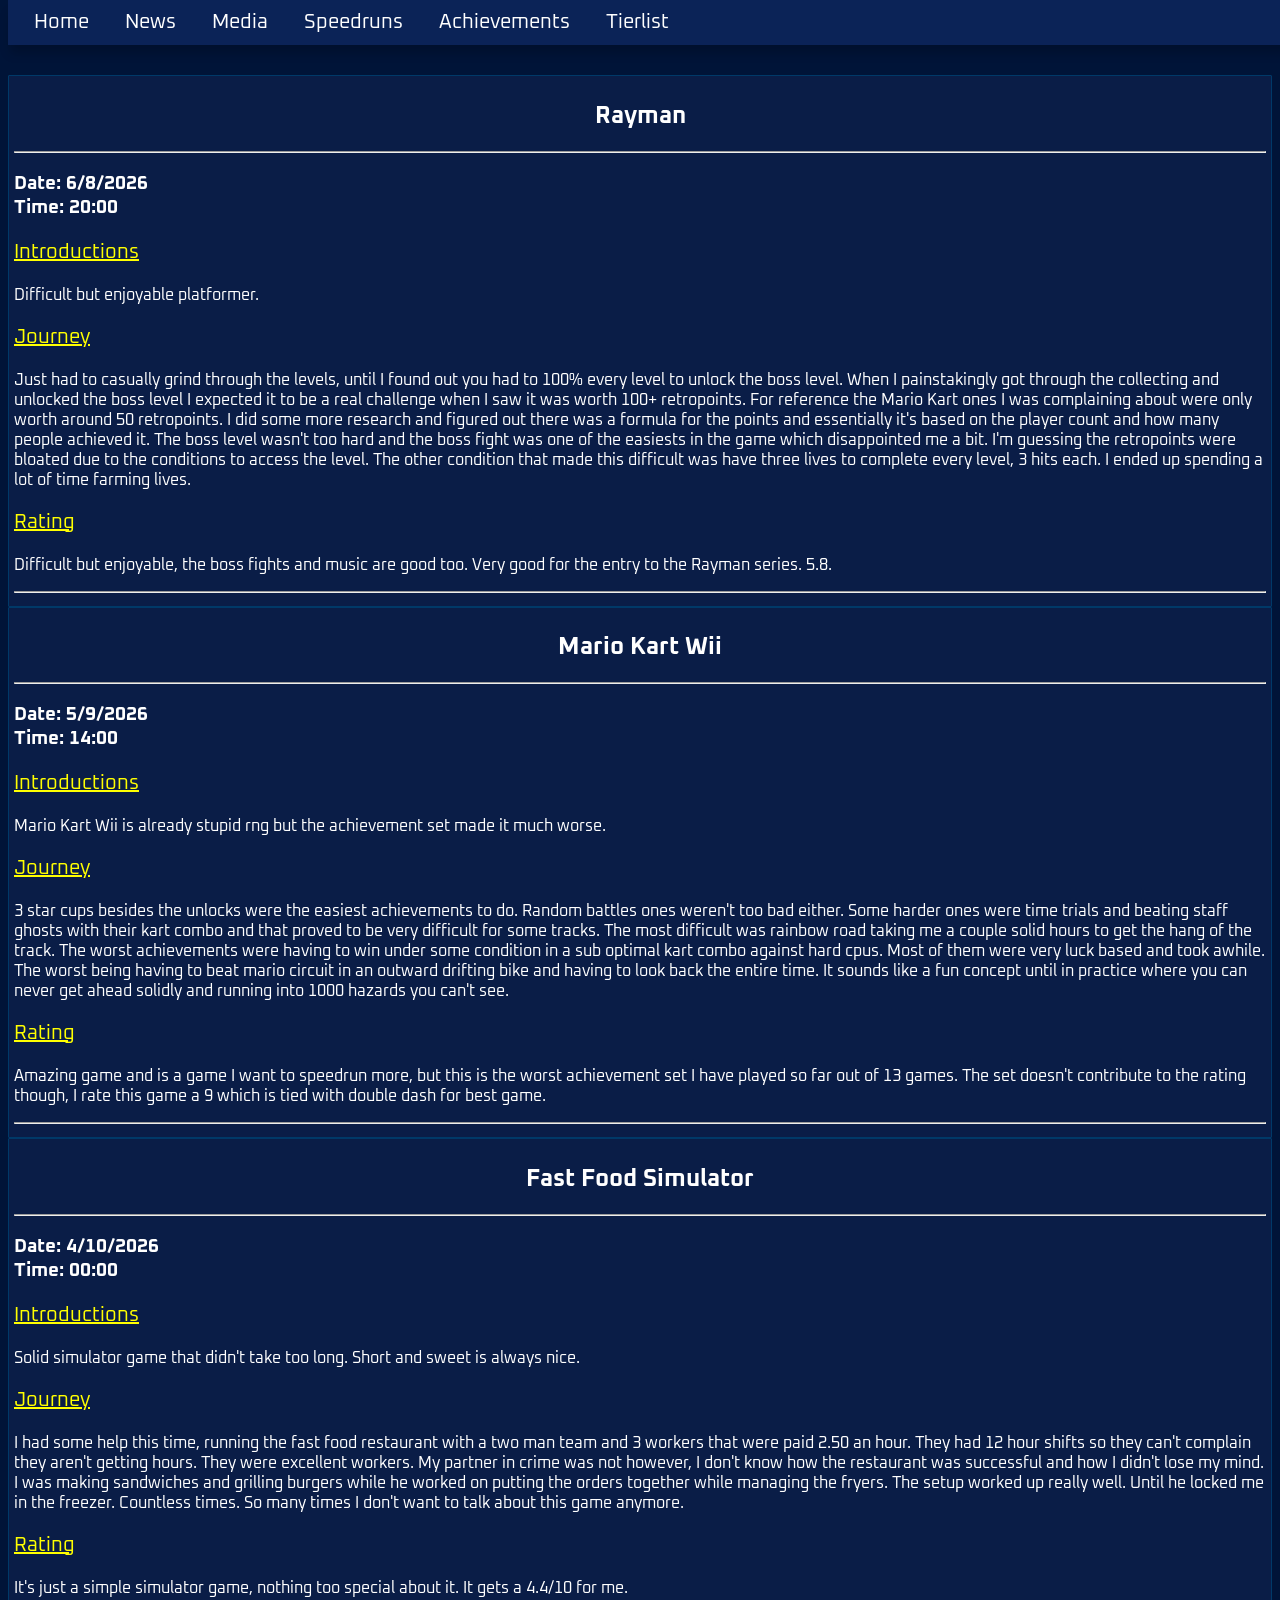
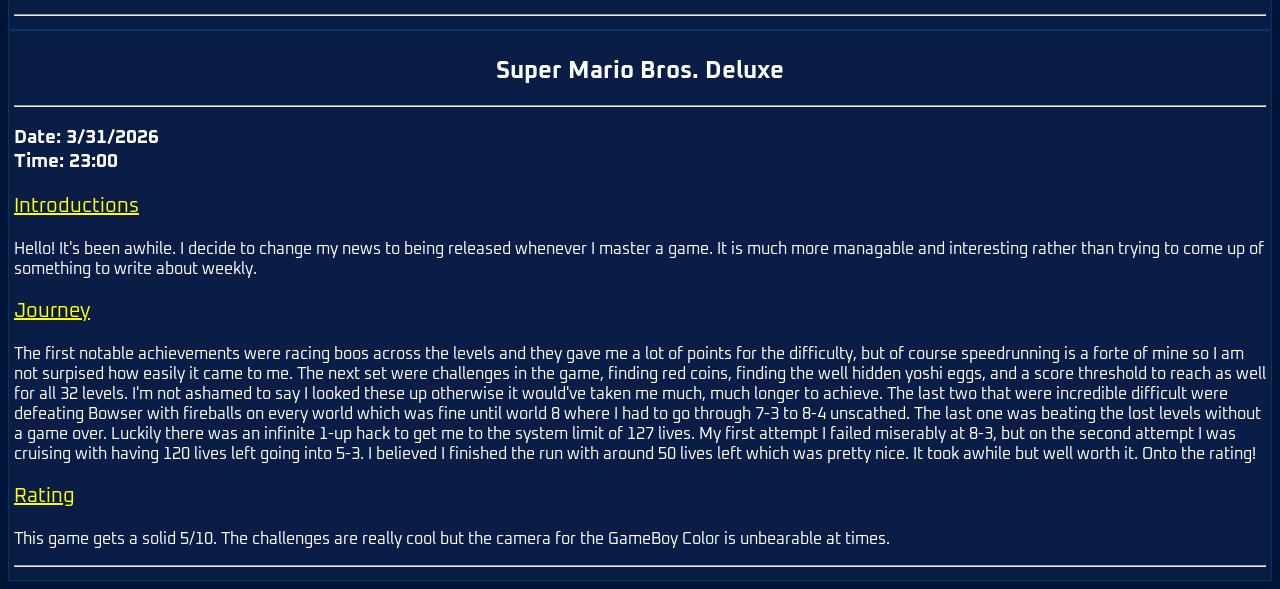
<file: docs/news.html>
<!DOCTYPE html>
<html lang="en">
<head>
  <meta charset="UTF-8">
  <meta name="viewport" content="width=device-width, initial-scale=1.0">
  <title>News Page</title>
  <link rel="stylesheet" href="../styles/styles.css">
  <link href="https://fonts.googleapis.com/css?family=Oxanium" rel="stylesheet">
  <link rel="icon" href="../images/ZevihexMain (Big).png" type="image/png">
</head>
<body>
  <header>
    <nav>
      <a href="../index.html">Home</a>
      <a href="#" class="active">News</a>
      <a href="./media.html">Media</a>
      <a href="./speedruns.html">Speedruns</a>
      <a href="./achievements.html">Achievements</a>
      <a href="./tierlist.html">Tierlist</a>
    </nav>
  </header>
  <div class="container">
    <h2>Rayman</h2>
    <hr>
    <h3>Date: 6/8/2026<br>Time: 20:00</h3>
    <p class="underline">Introductions</p>
    <p>
     Difficult but enjoyable platformer.
    </p>
    <p class="underline">Journey</p>
    <p>
      Just had to casually grind through the levels, until I found out you had to 100% every level to unlock the boss level.
      When I painstakingly got through the collecting and unlocked the boss level I expected it to be a real challenge when I saw it was worth 100+ retropoints.
      For reference the Mario Kart ones I was complaining about were only worth around 50 retropoints. I did some more research and figured out there was a formula
      for the points and essentially it's based on the player count and how many people achieved it. The boss level wasn't too hard and the boss fight was one of the easiests
      in the game which disappointed me a bit. I'm guessing the retropoints were bloated due to the conditions to access the level. The other condition that
      made this difficult was have three lives to complete every level, 3 hits each. I ended up spending a lot of time farming lives.
    </p>
    <p class="underline">Rating</p>
    <p>
      Difficult but enjoyable, the boss fights and music are good too. Very good for the entry to the Rayman series. 5.8.
    </p>
    <hr>
  </div>
  <div class="container">
    <h2>Mario Kart Wii</h2>
    <hr>
    <h3>Date: 5/9/2026<br>Time: 14:00</h3>
    <p class="underline">Introductions</p>
    <p>
      Mario Kart Wii is already stupid rng but the achievement set made it much worse.
    </p>
    <p class="underline">Journey</p>
    <p>
      3 star cups besides the unlocks were the easiest achievements to do. Random battles ones weren't too bad either.
      Some harder ones were time trials and beating staff ghosts with their kart combo and that proved to be very difficult for some tracks.
      The most difficult was rainbow road taking me a couple solid hours to get the hang of the track. The worst achievements were
      having to win under some condition in a sub optimal kart combo against hard cpus. Most of them were very luck based and took awhile. The worst
      being having to beat mario circuit in an outward drifting bike and having to look back the entire time. It sounds like a fun concept until in practice
      where you can never get ahead solidly and running into 1000 hazards you can't see.
    </p>
    <p class="underline">Rating</p>
    <p>
      Amazing game and is a game I want to speedrun more, but this is the worst achievement set I have played so far out of 13 games.
      The set doesn't contribute to the rating though, I rate this game a 9 which is tied with double dash for best game.
    </p>
    <hr>
  </div>
  <div class="container">
    <h2>Fast Food Simulator</h2>
    <hr>
    <h3>Date: 4/10/2026<br>Time: 00:00</h3>
    <p class="underline">Introductions</p>
    <p>
      Solid simulator game that didn't take too long. Short and sweet is always nice.
    </p>
    <p class="underline">Journey</p>
    <p>
      I had some help this time, running the fast food restaurant with a two man team and 3 workers that were paid 2.50 an hour.
      They had 12 hour shifts so they can't complain they aren't getting hours. They were excellent workers.
      My partner in crime was not however, I don't know how the restaurant was successful and how I didn't lose my mind.
      I was making sandwiches and grilling burgers while he worked on putting the orders together while managing the fryers.
      The setup worked up really well. Until he locked me in the freezer. Countless times. So many times I don't want to talk about this game anymore.
    </p>
    <p class="underline">Rating</p>
    <p>
      It's just a simple simulator game, nothing too special about it. It gets a 4.4/10 for me.
    </p>
    <hr>
  </div>
  <div class="container">
    <h2>Super Mario Bros. Deluxe</h2>
    <hr>
    <h3>Date: 3/31/2026<br>Time: 23:00</h3>
    <p class="underline">Introductions</p>
    <p>
      Hello! It's been awhile.
      I decide to change my news to being released whenever I master a game.
      It is much more managable and interesting rather than trying to come up of something to write about weekly.
    </p>
    <p class="underline">Journey</p>
    <p>
      The first notable achievements were racing boos across the levels and they gave me a lot of points for the difficulty,
      but of course speedrunning is a forte of mine so I am not surpised how easily it came to me. The next set were challenges in the game,
      finding red coins, finding the well hidden yoshi eggs, and a score threshold to reach as well for all 32 levels. I'm not ashamed to say
      I looked these up otherwise it would've taken me much, much longer to achieve. The last two that were incredible difficult were defeating Bowser
      with fireballs on every world which was fine until world 8 where I had to go through 7-3 to 8-4 unscathed. The last one was beating the lost levels without a game over.
      Luckily there was an infinite 1-up hack to get me to the system limit of 127 lives. My first attempt I failed miserably at 8-3, but on the second attempt I was
      cruising with having 120 lives left going into 5-3. I believed I finished the run with around 50 lives left which was pretty nice. It took awhile but well worth it.
      Onto the rating!
    </p>
    <p class="underline">Rating</p>
    <p>
      This game gets a solid 5/10. The challenges are really cool but the camera for the GameBoy Color is unbearable at times.
    </p>
    <hr>
  </div>
</body>
</html>
</file>
<file: styles/styles.css>
/* Text Styles */
body {
  background: rgb(0, 20, 56);
  color: white;
  font-family: Oxanium, monospace, 'Times New Roman', serif;
  margin-top: 4.6875rem;
  overflow-y: scroll;
}

h1 {
  font-size: 50px;
  text-align: center;
}

h2 {
  text-align: center;
}

img {
  border-radius: 8px;
  width: 100%;
}

.underline {
  color: yellow;
  font-size: 20px;
  text-decoration: underline;
}

#welcome-p {
  font-size: 30px;
  text-align: center;
}

/* Container Styles */
.container {
  background-color: rgb(10, 29, 71);
  border: 1px solid rgb(0, 57, 104);
  border-radius: 1px;
  padding: 5px;
}

.completionist {
  width: 200px;
}

.image-link-container {
  align-items: center;
  display: flex;
  flex-direction: column;
  text-align: center;
  width: 200px;
}

.image-link-container img {
  display: block;
  margin-bottom: 0;
}

.image-link-container p {
  color: white;
  font-size: 14px;
}

.image-row {
  display: flex;
  justify-content: space-evenly;
}

table {
  border-collapse: collapse;
  margin: 20px auto;
  table-layout: fixed;
  width: 80%;         
}

table th, table td {
  border: 1px solid rgb(99, 114, 136);
  font-family: monospace, 'Times New Roman', serif;
  font-size: 12px;
  padding: 8px 12px;
}

table th {
  background-color: rgb(13, 18, 56);
  color: rgb(170, 199, 197);
  text-align: center;
  
}

table td {
  color: rgb(170, 202, 231);
  padding: 4px 8px;
  text-align: center;
  white-space: normal;
  word-wrap: break-word;
}

table tbody tr:nth-child(even) {
  background-color: rgba(255, 255, 255, 0.05);
}

table tbody tr:nth-child(odd) {
  background-color: transparent;
}

.video-link {
  font-size: 12px;
}

/* Dropdown Styles */
#filter-container {
  display: none;
  flex-wrap: wrap;
  gap: 40px;
  justify-content: center;
  margin: 20px 0;
}

.filter-group {
  align-items: center;
  display: flex;
  flex-direction: column;
}

.filter-group label {
  color: white;
  font-weight: bold;
  margin-bottom: 5px;
}

.filter-group select {
  background-color: rgb(20, 40, 80);
  border-radius: 4px;
  color: white;
  font-size: 16px;
  padding: 6px 10px;
}

#achievement-output, #output {
  text-align: center;
}

#resetFilters, #resetAchievementFilters, #resetTierlistFilters {
  background-color: rgb(30, 60, 120);
  border-radius: 4px;
  color: white;
  cursor: pointer;
  font-size: 16px;
  padding: 6px 12px;
}

#resetFilters:hover, #resetAchievementFilters:hover {
  background-color: rgb(50, 90, 180);
}

#seriesFilter, #gameFilter {
  background-color: rgb(20, 40, 80);
  border-radius: 4px;
  color: white;
  font-size: 16px;
  padding: 6px 10px;
}

#seriesFilter option, #gameFilter option {
  background-color: rgb(20, 40, 80);
  color: white;
}

/* Nav Styles */
a {
  font-size: 100px;
  text-decoration: none;
}

nav {
  background: rgb(11, 35, 87);
  box-shadow: 0 10px 10px -2px rgba(0, 0, 0, .2);
  overflow: hidden;
  padding: 10px;
  position: fixed;
  top: 0;
  width: 100%;
}

nav a {
  color: #fff;
  font-size: 20px;
  padding: 14px 16px;
  text-align: center;
  transition: 0.1s;
}

nav a:hover {
  color: #d6d6d6;
}

/* Animation Styles */ 
#spinner-container {
  margin-top: 40px;
  text-align: center;
}

.spinner {
  animation: spin 1s linear infinite;
  border: 6px solid rgba(255, 255, 255, 0.2);
  border-radius: 50%;
  border-top: 6px solid #ffffff;
  display: none;
  height: 40px;
  margin: 0 auto;
  width: 40px;
}

#loading-text {
  color: white;
  display: none;
  font-size: 16px;
  margin-top: 10px;
}

@keyframes spin {
  0% { transform: rotate(0deg); }
  100% { transform: rotate(360deg); }
}
</file>
